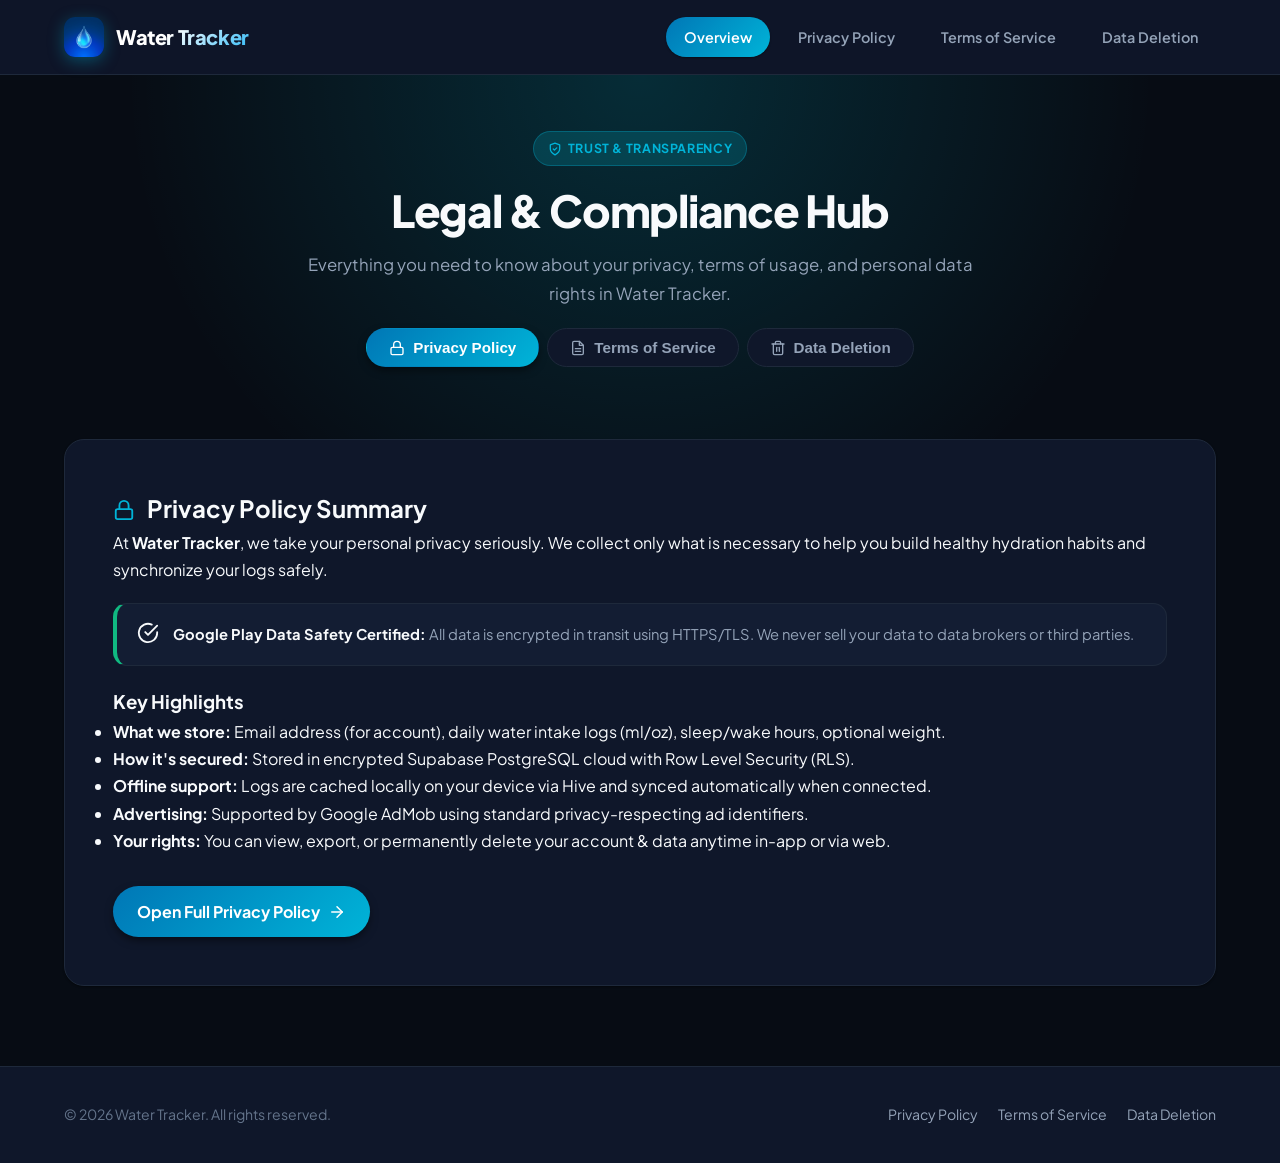
<file: index.html>
<!DOCTYPE html>
<html lang="en" data-theme="dark">
<head>
  <meta charset="UTF-8">
  <meta name="viewport" content="width=device-width, initial-scale=1.0">
  <title>Water Tracker Legal & Compliance Center</title>
  <meta name="description" content="Official Legal, Privacy Policy, Terms of Service, and Data Deletion Center for Water Tracker mobile app.">
  <link rel="icon" type="image/png" href="app_icon.png">
  <link rel="stylesheet" href="styles.css?v=2.5">
</head>
<body>

  <!-- Navigation Header -->
  <header class="site-header">
    <div class="container header-inner">
      <a href="index.html" class="brand">
        <img src="app_icon.png" onerror="this.onerror=null; this.src='assets/app_icon.png';" alt="Water Tracker Logo" class="brand-icon">
        <span class="brand-text">Water Tracker</span>
      </a>

      <nav class="nav-links" aria-label="Main Navigation">
        <a href="index.html" class="nav-link active">Overview</a>
        <a href="privacy.html" class="nav-link">Privacy Policy</a>
        <a href="terms.html" class="nav-link">Terms of Service</a>
        <a href="#deletion" class="nav-link" onclick="switchTab('deletion')">Data Deletion</a>
      </nav>
    </div>
  </header>

  <!-- Hero Banner -->
  <section class="hero-section">
    <div class="container">
      <div class="badge-pill">
        <svg class="badge-icon" viewBox="0 0 24 24" fill="none" stroke="currentColor" stroke-width="2.2" stroke-linecap="round" stroke-linejoin="round">
          <path d="M12 22s8-4 8-10V5l-8-3-8 3v7c0 6 8 10 8 10z"></path>
          <polyline points="9 12 11 14 15 10"></polyline>
        </svg>
        <span>Trust & Transparency</span>
      </div>
      <h1 class="hero-title">Legal & Compliance Hub</h1>
      <p class="hero-subtitle">
        Everything you need to know about your privacy, terms of usage, and personal data rights in Water Tracker.
      </p>
      
      <!-- Interactive Hub Tabs -->
      <div class="tabs-wrapper">
        <button class="tab-btn active" data-tab="privacy" onclick="switchTab('privacy')">
          <svg viewBox="0 0 24 24" fill="none" stroke="currentColor" stroke-width="2" stroke-linecap="round" stroke-linejoin="round">
            <rect x="3" y="11" width="18" height="11" rx="2" ry="2"></rect>
            <path d="M7 11V7a5 5 0 0 1 10 0v4"></path>
          </svg>
          <span>Privacy Policy</span>
        </button>
        <button class="tab-btn" data-tab="terms" onclick="switchTab('terms')">
          <svg viewBox="0 0 24 24" fill="none" stroke="currentColor" stroke-width="2" stroke-linecap="round" stroke-linejoin="round">
            <path d="M14 2H6a2 2 0 0 0-2 2v16a2 2 0 0 0 2 2h12a2 2 0 0 0 2-2V8z"></path>
            <polyline points="14 2 14 8 20 8"></polyline>
            <line x1="16" y1="13" x2="8" y2="13"></line>
            <line x1="16" y1="17" x2="8" y2="17"></line>
          </svg>
          <span>Terms of Service</span>
        </button>
        <button class="tab-btn" data-tab="deletion" onclick="switchTab('deletion')">
          <svg viewBox="0 0 24 24" fill="none" stroke="currentColor" stroke-width="2" stroke-linecap="round" stroke-linejoin="round">
            <polyline points="3 6 5 6 21 6"></polyline>
            <path d="M19 6v14a2 2 0 0 1-2 2H7a2 2 0 0 1-2-2V6m3 0V4a2 2 0 0 1 2-2h4a2 2 0 0 1 2 2v2"></path>
            <line x1="10" y1="11" x2="10" y2="17"></line>
            <line x1="14" y1="11" x2="14" y2="17"></line>
          </svg>
          <span>Data Deletion</span>
        </button>
      </div>
    </div>
  </section>

  <!-- Main Container -->
  <main class="container" style="padding-bottom: 80px;">

    <!-- TAB 1: Privacy Policy Summary & Direct Link -->
    <div id="tab-privacy" class="tab-content active">
      <div class="legal-content">
        <h2>
          <svg viewBox="0 0 24 24" width="22" height="22" fill="none" stroke="currentColor" stroke-width="2" stroke-linecap="round" stroke-linejoin="round" style="vertical-align: -3px; margin-right: 8px; color: var(--primary);">
            <rect x="3" y="11" width="18" height="11" rx="2" ry="2"></rect>
            <path d="M7 11V7a5 5 0 0 1 10 0v4"></path>
          </svg>
          Privacy Policy Summary
        </h2>
        <p>
          At <strong>Water Tracker</strong>, we take your personal privacy seriously. We collect only what is necessary to help you build healthy hydration habits and synchronize your logs safely.
        </p>

        <div class="callout-card success">
          <div class="callout-icon">
            <svg viewBox="0 0 24 24" fill="none" stroke="currentColor" stroke-width="2" stroke-linecap="round" stroke-linejoin="round">
              <path d="M22 11.08V12a10 10 0 1 1-5.93-9.14"></path>
              <polyline points="22 4 12 14.01 9 11.01"></polyline>
            </svg>
          </div>
          <div class="callout-content">
            <strong>Google Play Data Safety Certified:</strong> All data is encrypted in transit using HTTPS/TLS. We never sell your data to data brokers or third parties.
          </div>
        </div>

        <h3>Key Highlights</h3>
        <ul>
          <li><strong>What we store:</strong> Email address (for account), daily water intake logs (ml/oz), sleep/wake hours, optional weight.</li>
          <li><strong>How it's secured:</strong> Stored in encrypted Supabase PostgreSQL cloud with Row Level Security (RLS).</li>
          <li><strong>Offline support:</strong> Logs are cached locally on your device via Hive and synced automatically when connected.</li>
          <li><strong>Advertising:</strong> Supported by Google AdMob using standard privacy-respecting ad identifiers.</li>
          <li><strong>Your rights:</strong> You can view, export, or permanently delete your account & data anytime in-app or via web.</li>
        </ul>

        <div style="margin-top: 32px; display: flex; gap: 16px; flex-wrap: wrap;">
          <a href="privacy.html" class="btn-action">
            Open Full Privacy Policy
            <svg viewBox="0 0 24 24" fill="none" stroke="currentColor" stroke-width="2" stroke-linecap="round" stroke-linejoin="round">
              <line x1="5" y1="12" x2="19" y2="12"></line>
              <polyline points="12 5 19 12 12 19"></polyline>
            </svg>
          </a>
        </div>
      </div>
    </div>

    <!-- TAB 2: Terms of Service Summary & Direct Link -->
    <div id="tab-terms" class="tab-content">
      <div class="legal-content">
        <h2>
          <svg viewBox="0 0 24 24" width="22" height="22" fill="none" stroke="currentColor" stroke-width="2" stroke-linecap="round" stroke-linejoin="round" style="vertical-align: -3px; margin-right: 8px; color: var(--primary);">
            <path d="M14 2H6a2 2 0 0 0-2 2v16a2 2 0 0 0 2 2h12a2 2 0 0 0 2-2V8z"></path>
            <polyline points="14 2 14 8 20 8"></polyline>
            <line x1="16" y1="13" x2="8" y2="13"></line>
            <line x1="16" y1="17" x2="8" y2="17"></line>
          </svg>
          Terms of Service Summary
        </h2>
        <p>
          These Terms govern your use of the Water Tracker mobile application on Android.
        </p>

        <div class="callout-card warning">
          <div class="callout-icon">
            <svg viewBox="0 0 24 24" fill="none" stroke="currentColor" stroke-width="2" stroke-linecap="round" stroke-linejoin="round">
              <path d="M22 12h-4l-3 9L9 3l-3 9H2"></path>
            </svg>
          </div>
          <div class="callout-content">
            <strong>Medical Disclaimer:</strong> Water Tracker is a personal wellness habit tracker, not a medical device. Always consult medical professionals for specific fluid management or clinical needs.
          </div>
        </div>

        <h3>Key Highlights</h3>
        <ul>
          <li><strong>Personal non-commercial use:</strong> You are granted a personal license to track and monitor your hydration.</li>
          <li><strong>Account security:</strong> You are responsible for maintaining your login password credentials.</li>
          <li><strong>Intellectual property:</strong> The UI designs, 3D anatomical models, and algorithms belong to the developer.</li>
          <li><strong>Termination:</strong> You may close your account at any time via Settings &rarr; Delete Account & Data.</li>
        </ul>

        <div style="margin-top: 32px; display: flex; gap: 16px; flex-wrap: wrap;">
          <a href="terms.html" class="btn-action">
            Open Full Terms of Service
            <svg viewBox="0 0 24 24" fill="none" stroke="currentColor" stroke-width="2" stroke-linecap="round" stroke-linejoin="round">
              <line x1="5" y1="12" x2="19" y2="12"></line>
              <polyline points="12 5 19 12 12 19"></polyline>
            </svg>
          </a>
        </div>
      </div>
    </div>

    <!-- TAB 3: Google Play Web-Based Data Deletion Portal -->
    <div id="tab-deletion" class="tab-content">
      <div class="legal-content">
        <h2>
          <svg viewBox="0 0 24 24" width="22" height="22" fill="none" stroke="currentColor" stroke-width="2" stroke-linecap="round" stroke-linejoin="round" style="vertical-align: -3px; margin-right: 8px; color: var(--danger);">
            <polyline points="3 6 5 6 21 6"></polyline>
            <path d="M19 6v14a2 2 0 0 1-2 2H7a2 2 0 0 1-2-2V6m3 0V4a2 2 0 0 1 2-2h4a2 2 0 0 1 2 2v2"></path>
            <line x1="10" y1="11" x2="10" y2="17"></line>
            <line x1="14" y1="11" x2="14" y2="17"></line>
          </svg>
          Account & Data Deletion Portal
        </h2>
        <p>
          In accordance with <strong>Google Play's Account Deletion Policy</strong>, Water Tracker provides two ways for users to permanently delete their account and all associated hydration data:
        </p>

        <div class="step-card-grid">
          <div class="step-card">
            <span class="step-badge">1</span>
            <h4>Method 1: Instant In-App Deletion</h4>
            <p>1. Open the Water Tracker app on your phone.<br>
               2. Navigate to <strong>Settings</strong> tab.<br>
               3. Scroll down to the <strong>ACCOUNT</strong> section.<br>
               4. Tap <strong>Delete Account & Data</strong> and confirm.<br>
               5. Your account, profile, and all water logs are immediately deleted.
            </p>
          </div>

          <div class="step-card">
            <span class="step-badge">2</span>
            <h4>Method 2: Web Deletion Request</h4>
            <p>If you uninstalled the app or lost device access, you can submit a deletion request via email directly below. We verify and permanently remove your records within 7 business days.</p>
          </div>
        </div>

        <div class="callout-card danger">
          <div class="callout-icon">
            <svg viewBox="0 0 24 24" fill="none" stroke="currentColor" stroke-width="2" stroke-linecap="round" stroke-linejoin="round">
              <path d="M10.29 3.86L1.82 18a2 2 0 0 0 1.71 3h16.94a2 2 0 0 0 1.71-3L13.71 3.86a2 2 0 0 0-3.42 0z"></path>
              <line x1="12" y1="9" x2="12" y2="13"></line>
              <line x1="12" y1="17" x2="12.01" y2="17"></line>
            </svg>
          </div>
          <div class="callout-content">
            <strong>What data is deleted?</strong><br>
            - Your authentication record (Email & user ID)<br>
            - Your user profile (Weight, daily goal, sleep/wake hours)<br>
            - All historical water entries, timestamps, and streak logs<br>
            <em>This action is irreversible and cannot be recovered.</em>
          </div>
        </div>

        <h3 style="margin-top: 32px;">Submit Web Deletion Request</h3>
        <p>Click the button below to generate a pre-formatted deletion request email from your registered email account:</p>

        <div style="margin-top: 18px;">
          <a href="mailto:dhtech800@gmail.com?subject=Water%20Tracker%20Account%20and%20Data%20Deletion%20Request&body=Hello%20Water%20Tracker%20Support%20Team%2C%0A%0AI%20am%20requesting%20the%20permanent%20deletion%20of%20my%20Water%20Tracker%20account%20and%20all%20associated%20data%20(intake%20history%20and%20profile).%0A%0AMy%20Registered%20Email%20Address%3A%20%5BInsert%20your%20email%20here%5D%0A%0AThank%20you." class="btn-action">
            <svg viewBox="0 0 24 24" fill="none" stroke="currentColor" stroke-width="2" stroke-linecap="round" stroke-linejoin="round">
              <path d="M4 4h16c1.1 0 2 .9 2 2v12c0 1.1-.9 2-2 2H4c-1.1 0-2-.9-2-2V6c0-1.1.9-2 2-2z"></path>
              <polyline points="22,6 12,13 2,6"></polyline>
            </svg>
            Email Deletion Request (dhtech800@gmail.com)
          </a>
        </div>
      </div>
    </div>

  </main>

  <!-- Site Footer -->
  <footer class="site-footer">
    <div class="container footer-inner">
      <div class="footer-copy">
        &copy; 2026 Water Tracker. All rights reserved.
      </div>
      <div class="footer-links">
        <a href="privacy.html">Privacy Policy</a>
        <a href="terms.html">Terms of Service</a>
        <a href="#deletion" onclick="switchTab('deletion')">Data Deletion</a>
      </div>
    </div>
  </footer>

  <!-- Interactive Tabs Script -->
  <script>
    // Tab Switching
    function switchTab(tabId) {
      document.querySelectorAll('.tab-btn').forEach(btn => {
        btn.classList.toggle('active', btn.getAttribute('data-tab') === tabId);
      });
      document.querySelectorAll('.tab-content').forEach(c => {
        c.classList.remove('active');
      });

      const targetTab = document.getElementById('tab-' + tabId);
      if (targetTab) {
        targetTab.classList.add('active');
      }
    }

    // Auto switch tab if URL has hash (e.g. #deletion)
    if (window.location.hash === '#deletion') {
      switchTab('deletion');
    }
  </script>
</body>
</html>
</file>
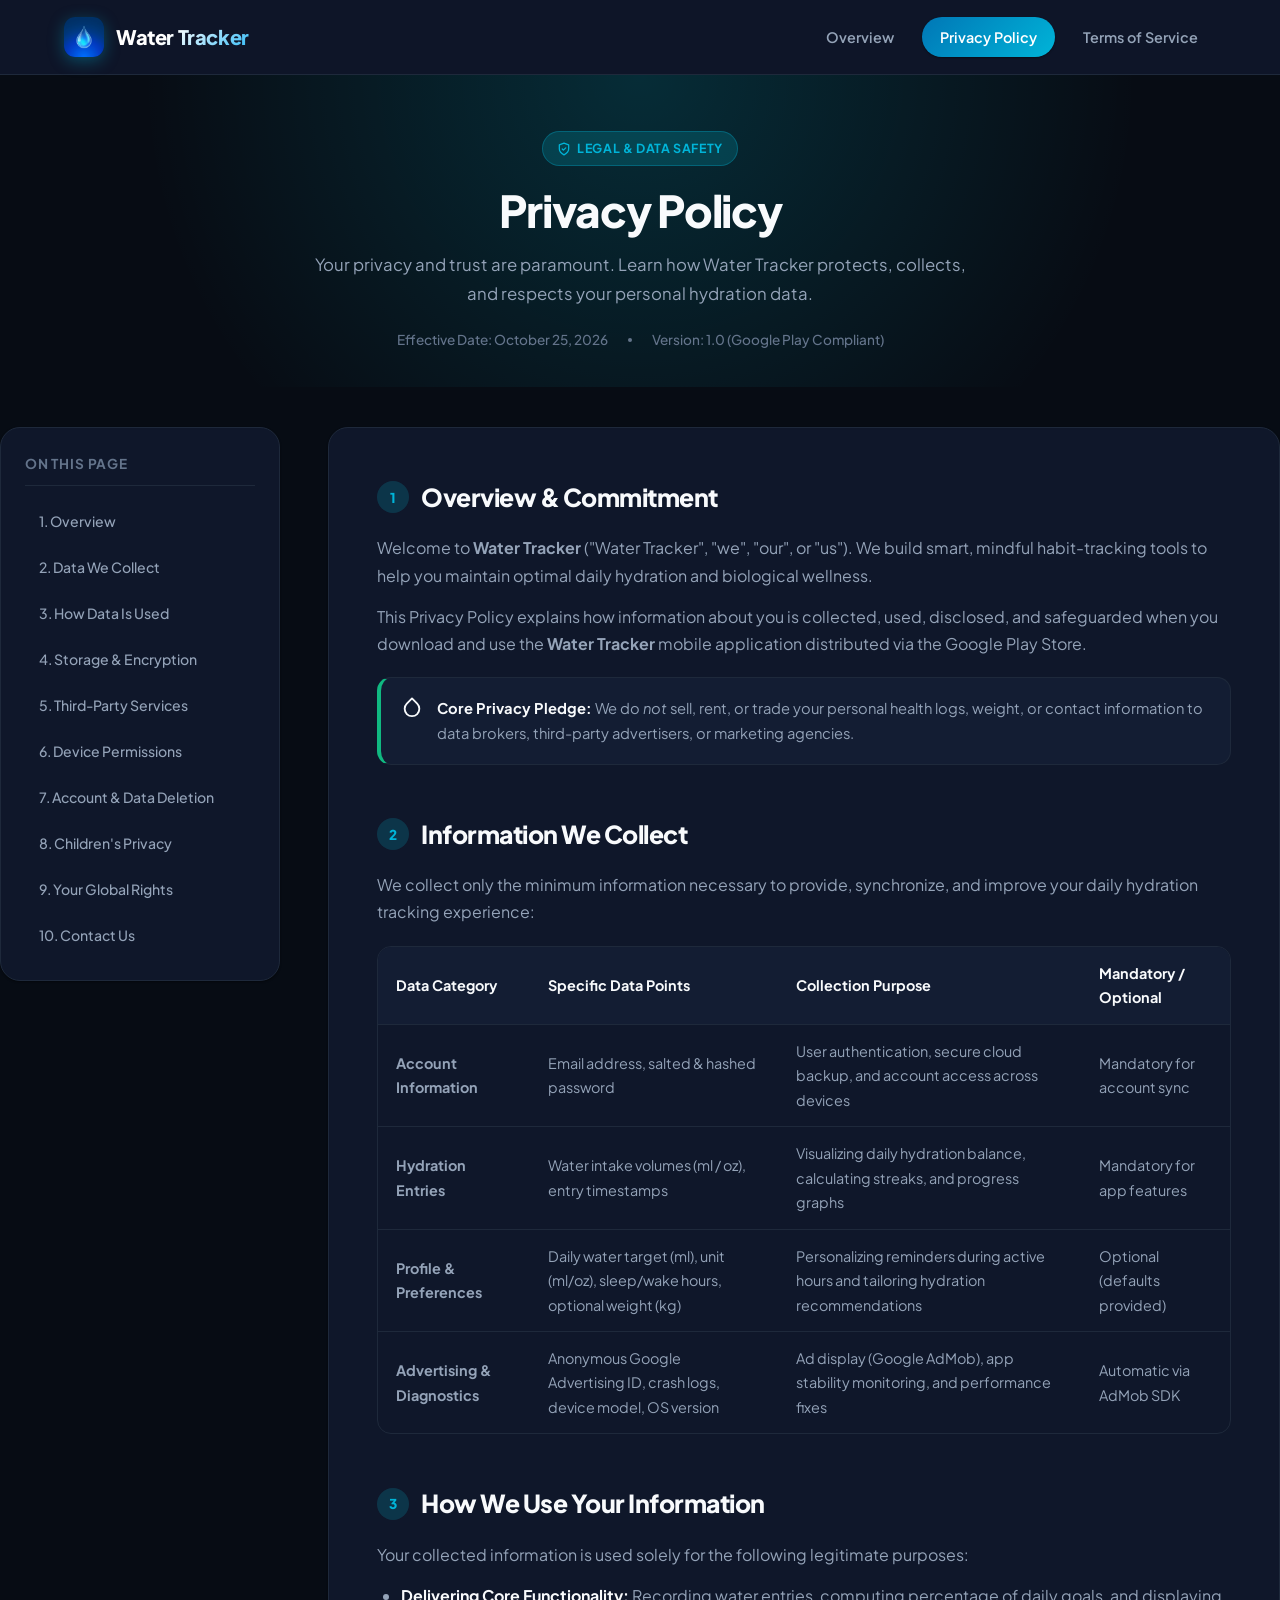
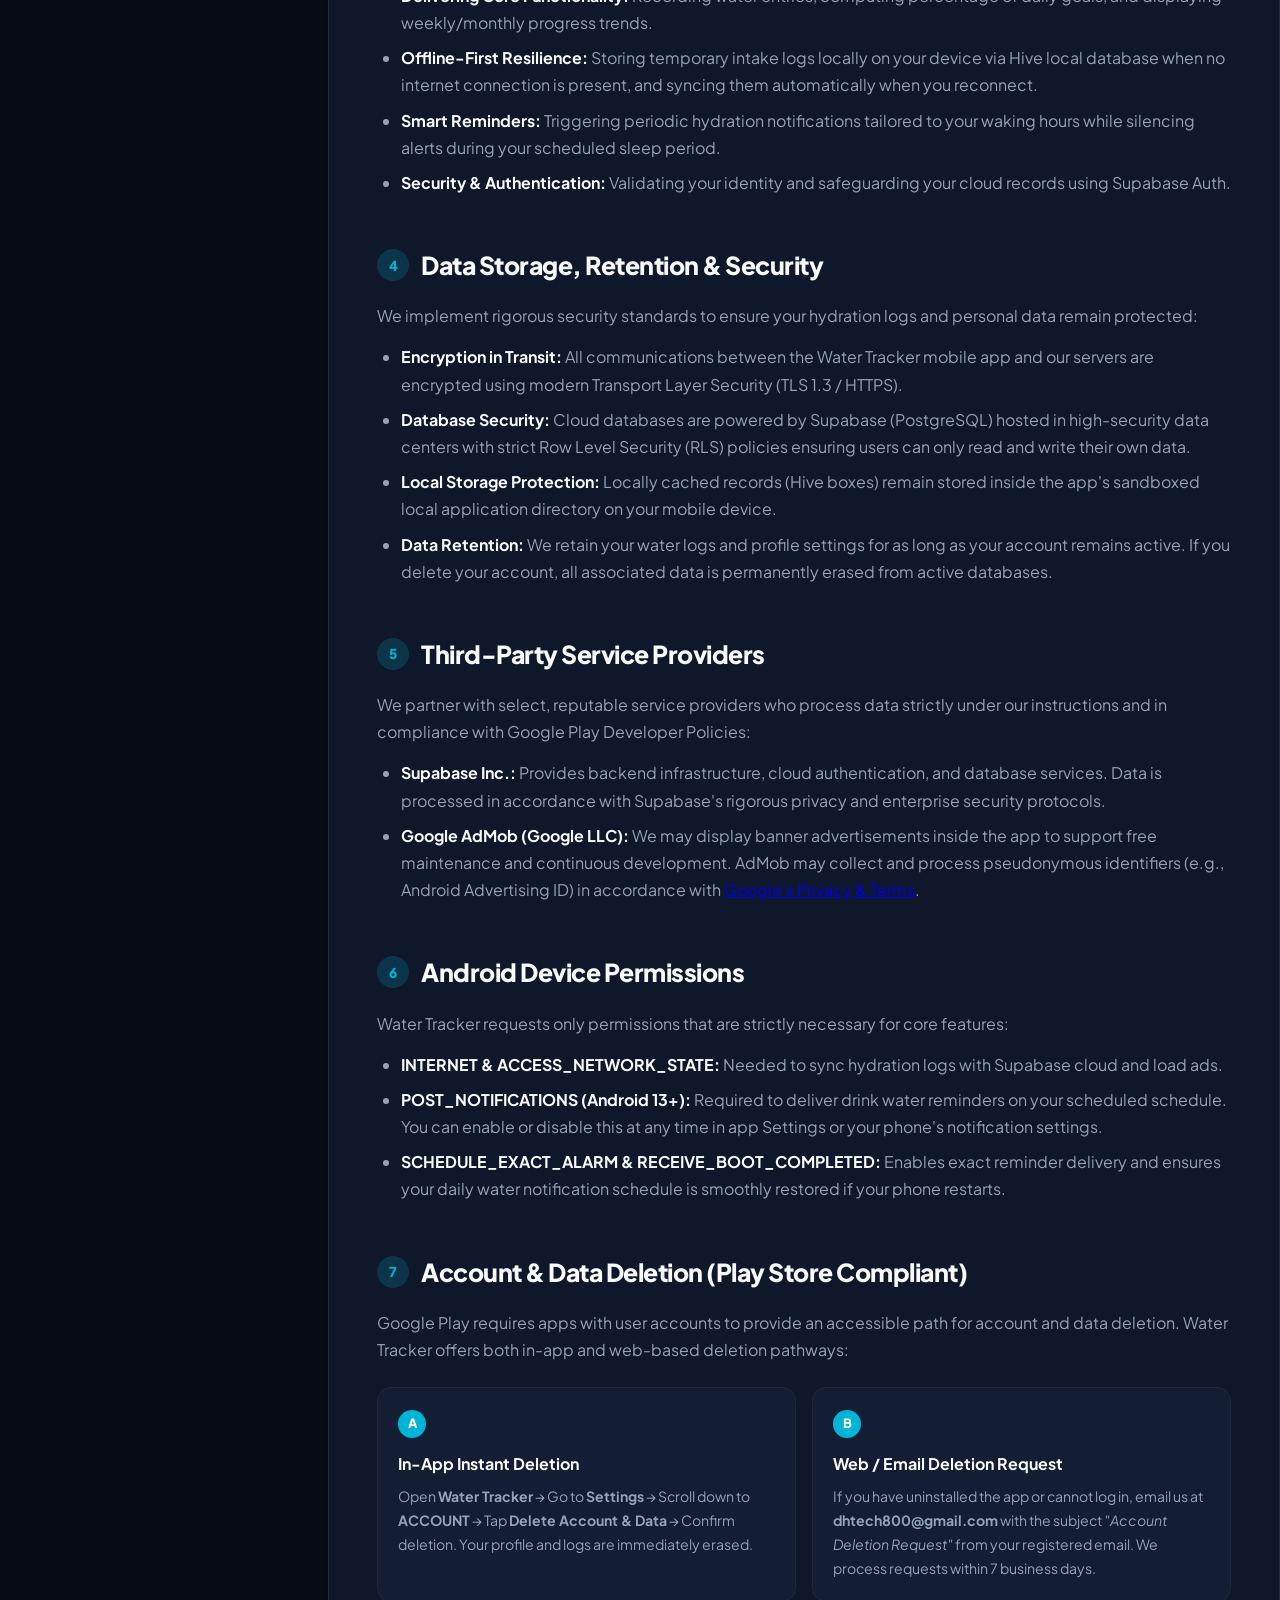
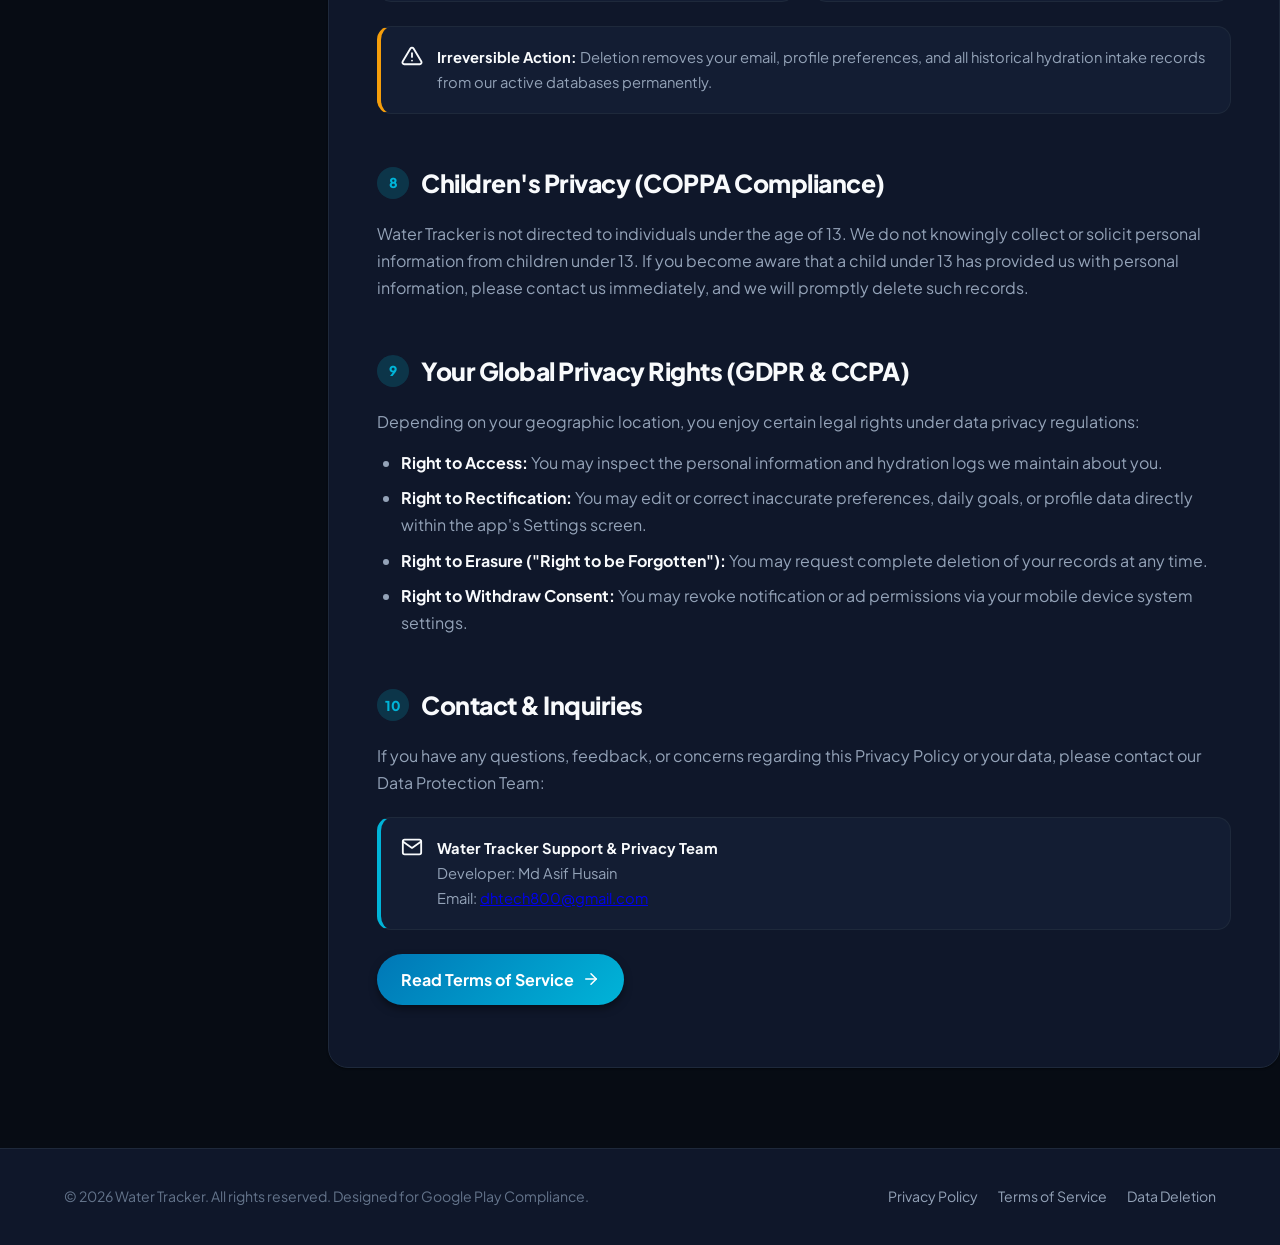
<file: privacy.html>
<!DOCTYPE html>
<html lang="en" data-theme="dark">
<head>
  <meta charset="UTF-8">
  <meta name="viewport" content="width=device-width, initial-scale=1.0">
  <title>Privacy Policy — Water Tracker</title>
  <meta name="description" content="Official Privacy Policy and Data Safety Disclosures for Water Tracker on Google Play.">
  <link rel="icon" type="image/png" href="app_icon.png">
  <link rel="stylesheet" href="styles.css?v=2.5">
</head>
<body>

  <!-- Navigation Header -->
  <header class="site-header">
    <div class="container header-inner">
      <a href="index.html" class="brand">
        <img src="app_icon.png" onerror="this.onerror=null; this.src='assets/app_icon.png';" alt="Water Tracker Logo" class="brand-icon">
        <span class="brand-text">Water Tracker</span>
      </a>

      <nav class="nav-links" aria-label="Main Navigation">
        <a href="index.html" class="nav-link">Overview</a>
        <a href="privacy.html" class="nav-link active">Privacy Policy</a>
        <a href="terms.html" class="nav-link">Terms of Service</a>
      </nav>
    </div>
  </header>

  <!-- Hero Banner -->
  <section class="hero-section">
    <div class="container">
      <div class="badge-pill">
        <svg class="badge-icon" viewBox="0 0 24 24" fill="none" stroke="currentColor" stroke-width="2.2" stroke-linecap="round" stroke-linejoin="round">
          <path d="M12 22s8-4 8-10V5l-8-3-8 3v7c0 6 8 10 8 10z"></path>
          <polyline points="9 12 11 14 15 10"></polyline>
        </svg>
        <span>Legal & Data Safety</span>
      </div>
      <h1 class="hero-title">Privacy Policy</h1>
      <p class="hero-subtitle">
        Your privacy and trust are paramount. Learn how Water Tracker protects, collects, and respects your personal hydration data.
      </p>
      <div class="meta-info">
        <span>Effective Date: October 25, 2026</span>
        <span class="meta-dot"></span>
        <span>Version: 1.0 (Google Play Compliant)</span>
      </div>
    </div>
  </section>

  <!-- Main Content Layout -->
  <main class="container content-layout">
    
    <!-- Table of Contents Sidebar -->
    <aside class="toc-sidebar">
      <div class="toc-title">On This Page</div>
      <ul class="toc-list">
        <li><a href="#overview" class="toc-link active">1. Overview</a></li>
        <li><a href="#data-collected" class="toc-link">2. Data We Collect</a></li>
        <li><a href="#data-use" class="toc-link">3. How Data Is Used</a></li>
        <li><a href="#storage-security" class="toc-link">4. Storage & Encryption</a></li>
        <li><a href="#third-parties" class="toc-link">5. Third-Party Services</a></li>
        <li><a href="#permissions" class="toc-link">6. Device Permissions</a></li>
        <li><a href="#deletion" class="toc-link">7. Account & Data Deletion</a></li>
        <li><a href="#children" class="toc-link">8. Children's Privacy</a></li>
        <li><a href="#user-rights" class="toc-link">9. Your Global Rights</a></li>
        <li><a href="#contact" class="toc-link">10. Contact Us</a></li>
      </ul>
    </aside>

    <!-- Document Content Body -->
    <article class="legal-content">

      <!-- Section 1 -->
      <section id="overview" class="section-block">
        <h2><span class="section-number">1</span> Overview & Commitment</h2>
        <p>
          Welcome to <strong>Water Tracker</strong> ("Water Tracker", "we", "our", or "us"). We build smart, mindful habit-tracking tools to help you maintain optimal daily hydration and biological wellness.
        </p>
        <p>
          This Privacy Policy explains how information about you is collected, used, disclosed, and safeguarded when you download and use the <strong>Water Tracker</strong> mobile application distributed via the Google Play Store.
        </p>
        
        <div class="callout-card success">
          <div class="callout-icon">
            <svg viewBox="0 0 24 24" fill="none" stroke="currentColor" stroke-width="2" stroke-linecap="round" stroke-linejoin="round">
              <path d="M12 2.69l5.66 5.66a8 8 0 1 1-11.31 0z"></path>
            </svg>
          </div>
          <div class="callout-content">
            <strong>Core Privacy Pledge:</strong> We do <em>not</em> sell, rent, or trade your personal health logs, weight, or contact information to data brokers, third-party advertisers, or marketing agencies.
          </div>
        </div>
      </section>

      <!-- Section 2 -->
      <section id="data-collected" class="section-block">
        <h2><span class="section-number">2</span> Information We Collect</h2>
        <p>
          We collect only the minimum information necessary to provide, synchronize, and improve your daily hydration tracking experience:
        </p>

        <div class="data-table-wrapper">
          <table class="data-table">
            <thead>
              <tr>
                <th>Data Category</th>
                <th>Specific Data Points</th>
                <th>Collection Purpose</th>
                <th>Mandatory / Optional</th>
              </tr>
            </thead>
            <tbody>
              <tr>
                <td><strong>Account Information</strong></td>
                <td>Email address, salted & hashed password</td>
                <td>User authentication, secure cloud backup, and account access across devices</td>
                <td>Mandatory for account sync</td>
              </tr>
              <tr>
                <td><strong>Hydration Entries</strong></td>
                <td>Water intake volumes (ml / oz), entry timestamps</td>
                <td>Visualizing daily hydration balance, calculating streaks, and progress graphs</td>
                <td>Mandatory for app features</td>
              </tr>
              <tr>
                <td><strong>Profile & Preferences</strong></td>
                <td>Daily water target (ml), unit (ml/oz), sleep/wake hours, optional weight (kg)</td>
                <td>Personalizing reminders during active hours and tailoring hydration recommendations</td>
                <td>Optional (defaults provided)</td>
              </tr>
              <tr>
                <td><strong>Advertising & Diagnostics</strong></td>
                <td>Anonymous Google Advertising ID, crash logs, device model, OS version</td>
                <td>Ad display (Google AdMob), app stability monitoring, and performance fixes</td>
                <td>Automatic via AdMob SDK</td>
              </tr>
            </tbody>
          </table>
        </div>
      </section>

      <!-- Section 3 -->
      <section id="data-use" class="section-block">
        <h2><span class="section-number">3</span> How We Use Your Information</h2>
        <p>Your collected information is used solely for the following legitimate purposes:</p>
        <ul>
          <li><strong>Delivering Core Functionality:</strong> Recording water entries, computing percentage of daily goals, and displaying weekly/monthly progress trends.</li>
          <li><strong>Offline-First Resilience:</strong> Storing temporary intake logs locally on your device via Hive local database when no internet connection is present, and syncing them automatically when you reconnect.</li>
          <li><strong>Smart Reminders:</strong> Triggering periodic hydration notifications tailored to your waking hours while silencing alerts during your scheduled sleep period.</li>
          <li><strong>Security & Authentication:</strong> Validating your identity and safeguarding your cloud records using Supabase Auth.</li>
        </ul>
      </section>

      <!-- Section 4 -->
      <section id="storage-security" class="section-block">
        <h2><span class="section-number">4</span> Data Storage, Retention & Security</h2>
        <p>
          We implement rigorous security standards to ensure your hydration logs and personal data remain protected:
        </p>
        <ul>
          <li><strong>Encryption in Transit:</strong> All communications between the Water Tracker mobile app and our servers are encrypted using modern Transport Layer Security (TLS 1.3 / HTTPS).</li>
          <li><strong>Database Security:</strong> Cloud databases are powered by Supabase (PostgreSQL) hosted in high-security data centers with strict Row Level Security (RLS) policies ensuring users can only read and write their own data.</li>
          <li><strong>Local Storage Protection:</strong> Locally cached records (Hive boxes) remain stored inside the app's sandboxed local application directory on your mobile device.</li>
          <li><strong>Data Retention:</strong> We retain your water logs and profile settings for as long as your account remains active. If you delete your account, all associated data is permanently erased from active databases.</li>
        </ul>
      </section>

      <!-- Section 5 -->
      <section id="third-parties" class="section-block">
        <h2><span class="section-number">5</span> Third-Party Service Providers</h2>
        <p>
          We partner with select, reputable service providers who process data strictly under our instructions and in compliance with Google Play Developer Policies:
        </p>
        <ul>
          <li>
            <strong>Supabase Inc.:</strong> Provides backend infrastructure, cloud authentication, and database services. Data is processed in accordance with Supabase's rigorous privacy and enterprise security protocols.
          </li>
          <li>
            <strong>Google AdMob (Google LLC):</strong> We may display banner advertisements inside the app to support free maintenance and continuous development. AdMob may collect and process pseudonymous identifiers (e.g., Android Advertising ID) in accordance with <a href="https://policies.google.com/privacy" target="_blank" rel="noopener">Google's Privacy & Terms</a>.
          </li>
        </ul>
      </section>

      <!-- Section 6 -->
      <section id="permissions" class="section-block">
        <h2><span class="section-number">6</span> Android Device Permissions</h2>
        <p>Water Tracker requests only permissions that are strictly necessary for core features:</p>
        <ul>
          <li><strong>INTERNET & ACCESS_NETWORK_STATE:</strong> Needed to sync hydration logs with Supabase cloud and load ads.</li>
          <li><strong>POST_NOTIFICATIONS (Android 13+):</strong> Required to deliver drink water reminders on your scheduled schedule. You can enable or disable this at any time in app Settings or your phone's notification settings.</li>
          <li><strong>SCHEDULE_EXACT_ALARM & RECEIVE_BOOT_COMPLETED:</strong> Enables exact reminder delivery and ensures your daily water notification schedule is smoothly restored if your phone restarts.</li>
        </ul>
      </section>

      <!-- Section 7 -->
      <section id="deletion" class="section-block">
        <h2><span class="section-number">7</span> Account & Data Deletion (Play Store Compliant)</h2>
        <p>
          Google Play requires apps with user accounts to provide an accessible path for account and data deletion. Water Tracker offers both in-app and web-based deletion pathways:
        </p>

        <div class="step-card-grid">
          <div class="step-card">
            <span class="step-badge">A</span>
            <h4>In-App Instant Deletion</h4>
            <p>Open <strong>Water Tracker</strong> &rarr; Go to <strong>Settings</strong> &rarr; Scroll down to <strong>ACCOUNT</strong> &rarr; Tap <strong>Delete Account & Data</strong> &rarr; Confirm deletion. Your profile and logs are immediately erased.</p>
          </div>

          <div class="step-card">
            <span class="step-badge">B</span>
            <h4>Web / Email Deletion Request</h4>
            <p>If you have uninstalled the app or cannot log in, email us at <strong>dhtech800@gmail.com</strong> with the subject <em>"Account Deletion Request"</em> from your registered email. We process requests within 7 business days.</p>
          </div>
        </div>

        <div class="callout-card warning">
          <div class="callout-icon">
            <svg viewBox="0 0 24 24" fill="none" stroke="currentColor" stroke-width="2" stroke-linecap="round" stroke-linejoin="round">
              <path d="M10.29 3.86L1.82 18a2 2 0 0 0 1.71 3h16.94a2 2 0 0 0 1.71-3L13.71 3.86a2 2 0 0 0-3.42 0z"></path>
              <line x1="12" y1="9" x2="12" y2="13"></line>
              <line x1="12" y1="17" x2="12.01" y2="17"></line>
            </svg>
          </div>
          <div class="callout-content">
            <strong>Irreversible Action:</strong> Deletion removes your email, profile preferences, and all historical hydration intake records from our active databases permanently.
          </div>
        </div>
      </section>

      <!-- Section 8 -->
      <section id="children" class="section-block">
        <h2><span class="section-number">8</span> Children's Privacy (COPPA Compliance)</h2>
        <p>
          Water Tracker is not directed to individuals under the age of 13. We do not knowingly collect or solicit personal information from children under 13. If you become aware that a child under 13 has provided us with personal information, please contact us immediately, and we will promptly delete such records.
        </p>
      </section>

      <!-- Section 9 -->
      <section id="user-rights" class="section-block">
        <h2><span class="section-number">9</span> Your Global Privacy Rights (GDPR & CCPA)</h2>
        <p>Depending on your geographic location, you enjoy certain legal rights under data privacy regulations:</p>
        <ul>
          <li><strong>Right to Access:</strong> You may inspect the personal information and hydration logs we maintain about you.</li>
          <li><strong>Right to Rectification:</strong> You may edit or correct inaccurate preferences, daily goals, or profile data directly within the app's Settings screen.</li>
          <li><strong>Right to Erasure ("Right to be Forgotten"):</strong> You may request complete deletion of your records at any time.</li>
          <li><strong>Right to Withdraw Consent:</strong> You may revoke notification or ad permissions via your mobile device system settings.</li>
        </ul>
      </section>

      <!-- Section 10 -->
      <section id="contact" class="section-block">
        <h2><span class="section-number">10</span> Contact & Inquiries</h2>
        <p>
          If you have any questions, feedback, or concerns regarding this Privacy Policy or your data, please contact our Data Protection Team:
        </p>

        <div class="callout-card">
          <div class="callout-icon">
            <svg viewBox="0 0 24 24" fill="none" stroke="currentColor" stroke-width="2" stroke-linecap="round" stroke-linejoin="round">
              <path d="M4 4h16c1.1 0 2 .9 2 2v12c0 1.1-.9 2-2 2H4c-1.1 0-2-.9-2-2V6c0-1.1.9-2 2-2z"></path>
              <polyline points="22,6 12,13 2,6"></polyline>
            </svg>
          </div>
          <div class="callout-content">
            <strong>Water Tracker Support & Privacy Team</strong><br>
            Developer: Md Asif Husain<br>
            Email: <a href="mailto:dhtech800@gmail.com">dhtech800@gmail.com</a>
          </div>
        </div>

        <p style="margin-top: 24px;">
          <a href="terms.html" class="btn-action">
            Read Terms of Service
            <svg viewBox="0 0 24 24" fill="none" stroke="currentColor" stroke-width="2" stroke-linecap="round" stroke-linejoin="round">
              <line x1="5" y1="12" x2="19" y2="12"></line>
              <polyline points="12 5 19 12 12 19"></polyline>
            </svg>
          </a>
        </p>
      </section>

    </article>
  </main>

  <!-- Site Footer -->
  <footer class="site-footer">
    <div class="container footer-inner">
      <div class="footer-copy">
        &copy; 2026 Water Tracker. All rights reserved. Designed for Google Play Compliance.
      </div>
      <div class="footer-links">
        <a href="privacy.html">Privacy Policy</a>
        <a href="terms.html">Terms of Service</a>
        <a href="index.html#deletion">Data Deletion</a>
      </div>
    </div>
  </footer>

  <!-- Active Sidebar ScrollSpy Script -->
  <script>
    // Active Sidebar ScrollSpy
    const sections = document.querySelectorAll('.section-block');
    const tocLinks = document.querySelectorAll('.toc-link');

    window.addEventListener('scroll', () => {
      let currentSectionId = '';
      sections.forEach(sec => {
        const top = sec.offsetTop - 140;
        if (window.scrollY >= top) {
          currentSectionId = sec.getAttribute('id');
        }
      });

      tocLinks.forEach(link => {
        link.classList.remove('active');
        if (link.getAttribute('href') === '#' + currentSectionId) {
          link.classList.add('active');
        }
      });
    });
  </script>
</body>
</html>
</file>
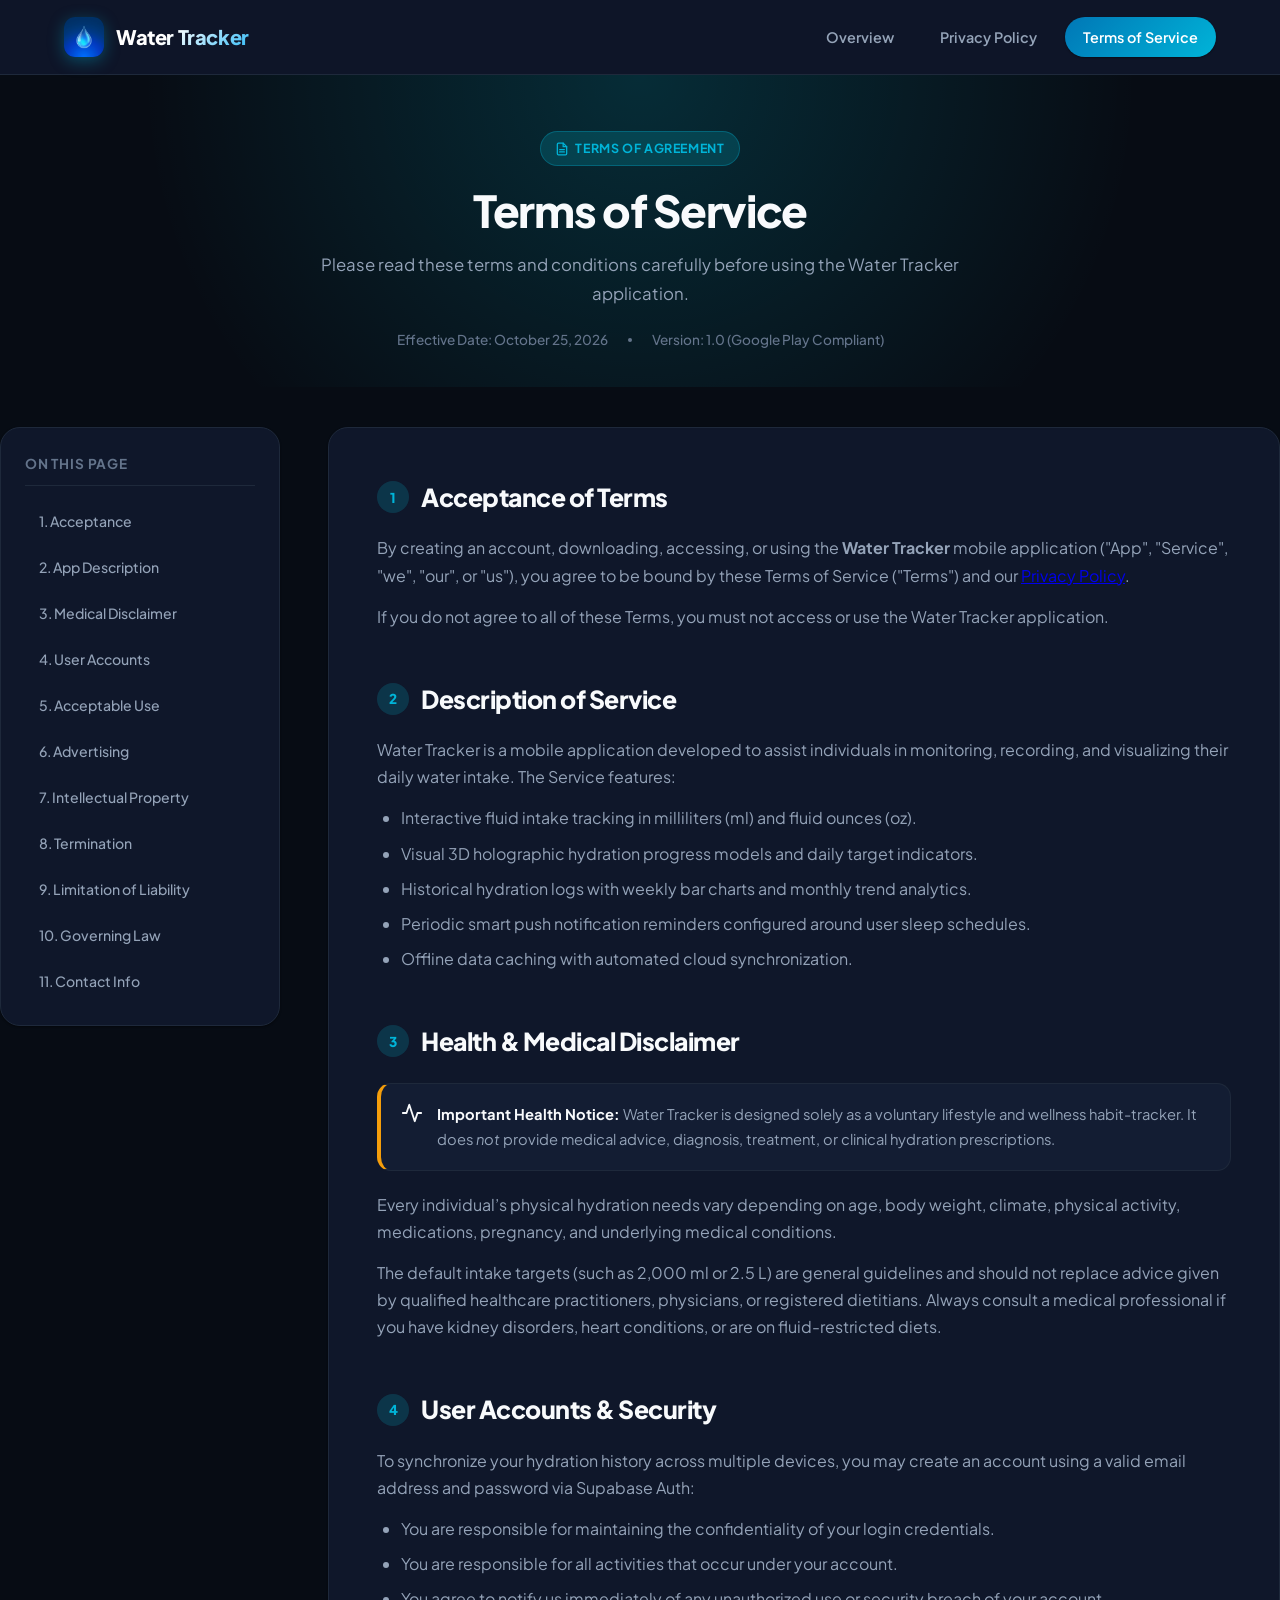
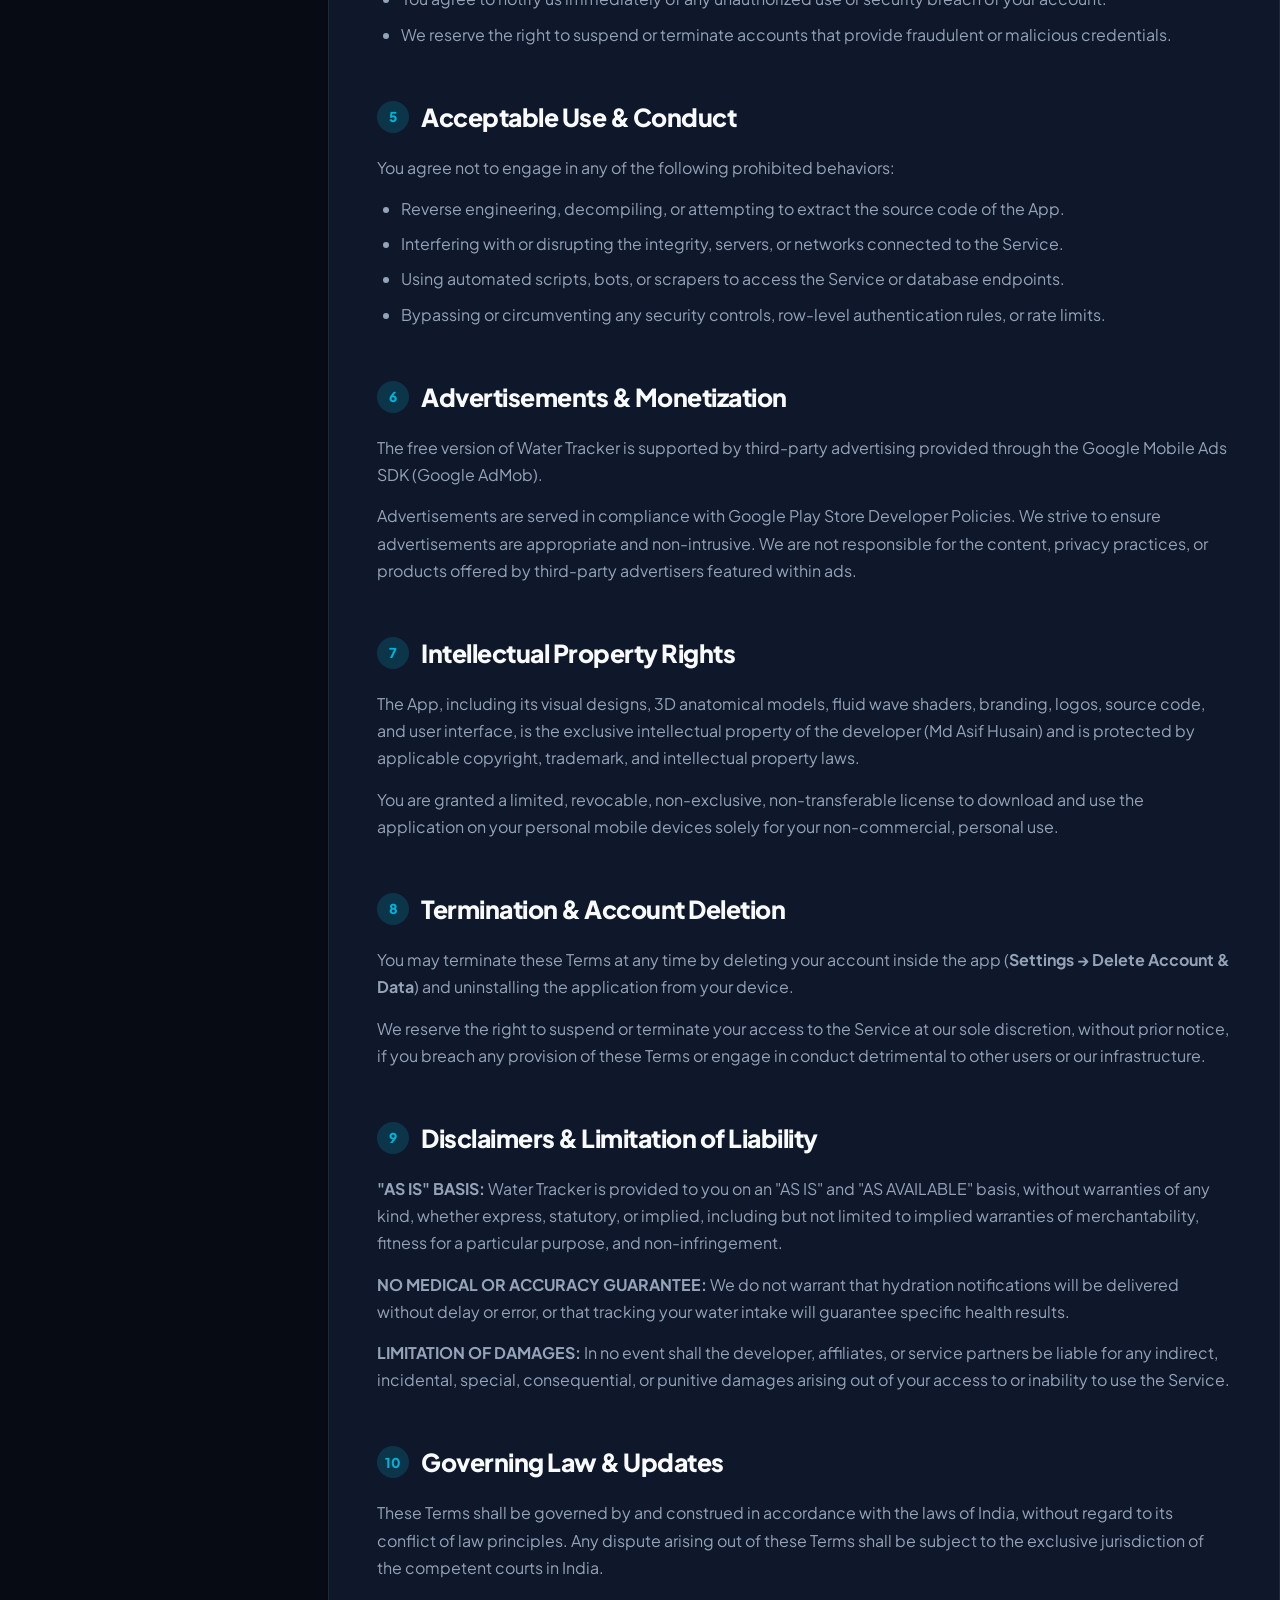
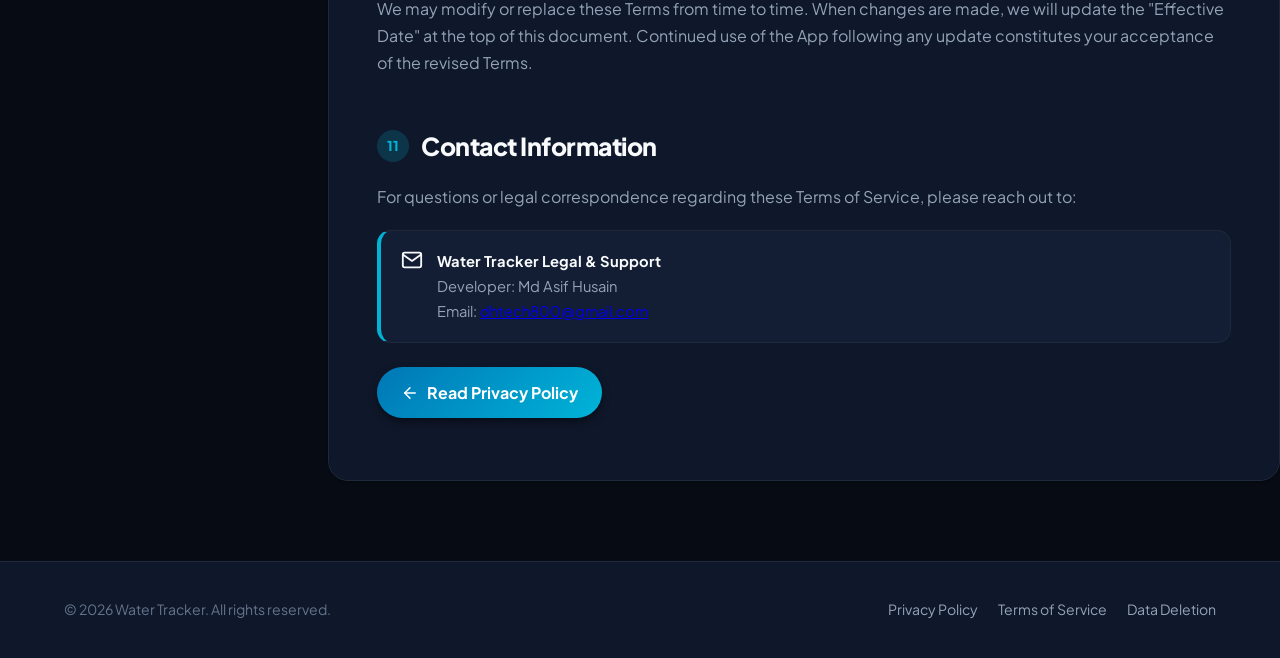
<file: terms.html>
<!DOCTYPE html>
<html lang="en" data-theme="dark">
<head>
  <meta charset="UTF-8">
  <meta name="viewport" content="width=device-width, initial-scale=1.0">
  <title>Terms of Service — Water Tracker</title>
  <meta name="description" content="Terms of Service and End User Agreement for Water Tracker mobile application.">
  <link rel="icon" type="image/png" href="app_icon.png">
  <link rel="stylesheet" href="styles.css?v=2.5">
</head>
<body>

  <!-- Navigation Header -->
  <header class="site-header">
    <div class="container header-inner">
      <a href="index.html" class="brand">
        <img src="app_icon.png" onerror="this.onerror=null; this.src='assets/app_icon.png';" alt="Water Tracker Logo" class="brand-icon">
        <span class="brand-text">Water Tracker</span>
      </a>

      <nav class="nav-links" aria-label="Main Navigation">
        <a href="index.html" class="nav-link">Overview</a>
        <a href="privacy.html" class="nav-link">Privacy Policy</a>
        <a href="terms.html" class="nav-link active">Terms of Service</a>
      </nav>
    </div>
  </header>

  <!-- Hero Banner -->
  <section class="hero-section">
    <div class="container">
      <div class="badge-pill">
        <svg class="badge-icon" viewBox="0 0 24 24" fill="none" stroke="currentColor" stroke-width="2.2" stroke-linecap="round" stroke-linejoin="round">
          <path d="M14 2H6a2 2 0 0 0-2 2v16a2 2 0 0 0 2 2h12a2 2 0 0 0 2-2V8z"></path>
          <polyline points="14 2 14 8 20 8"></polyline>
          <line x1="16" y1="13" x2="8" y2="13"></line>
          <line x1="16" y1="17" x2="8" y2="17"></line>
        </svg>
        <span>Terms of Agreement</span>
      </div>
      <h1 class="hero-title">Terms of Service</h1>
      <p class="hero-subtitle">
        Please read these terms and conditions carefully before using the Water Tracker application.
      </p>
      <div class="meta-info">
        <span>Effective Date: October 25, 2026</span>
        <span class="meta-dot"></span>
        <span>Version: 1.0 (Google Play Compliant)</span>
      </div>
    </div>
  </section>

  <!-- Main Content Layout -->
  <main class="container content-layout">
    
    <!-- Table of Contents Sidebar -->
    <aside class="toc-sidebar">
      <div class="toc-title">On This Page</div>
      <ul class="toc-list">
        <li><a href="#acceptance" class="toc-link active">1. Acceptance</a></li>
        <li><a href="#services" class="toc-link">2. App Description</a></li>
        <li><a href="#medical-disclaimer" class="toc-link">3. Medical Disclaimer</a></li>
        <li><a href="#account" class="toc-link">4. User Accounts</a></li>
        <li><a href="#acceptable-use" class="toc-link">5. Acceptable Use</a></li>
        <li><a href="#ads" class="toc-link">6. Advertising</a></li>
        <li><a href="#ip" class="toc-link">7. Intellectual Property</a></li>
        <li><a href="#termination" class="toc-link">8. Termination</a></li>
        <li><a href="#liability" class="toc-link">9. Limitation of Liability</a></li>
        <li><a href="#governing" class="toc-link">10. Governing Law</a></li>
        <li><a href="#contact" class="toc-link">11. Contact Info</a></li>
      </ul>
    </aside>

    <!-- Document Content Body -->
    <article class="legal-content">

      <!-- Section 1 -->
      <section id="acceptance" class="section-block">
        <h2><span class="section-number">1</span> Acceptance of Terms</h2>
        <p>
          By creating an account, downloading, accessing, or using the <strong>Water Tracker</strong> mobile application ("App", "Service", "we", "our", or "us"), you agree to be bound by these Terms of Service ("Terms") and our <a href="privacy.html">Privacy Policy</a>.
        </p>
        <p>
          If you do not agree to all of these Terms, you must not access or use the Water Tracker application.
        </p>
      </section>

      <!-- Section 2 -->
      <section id="services" class="section-block">
        <h2><span class="section-number">2</span> Description of Service</h2>
        <p>
          Water Tracker is a mobile application developed to assist individuals in monitoring, recording, and visualizing their daily water intake. The Service features:
        </p>
        <ul>
          <li>Interactive fluid intake tracking in milliliters (ml) and fluid ounces (oz).</li>
          <li>Visual 3D holographic hydration progress models and daily target indicators.</li>
          <li>Historical hydration logs with weekly bar charts and monthly trend analytics.</li>
          <li>Periodic smart push notification reminders configured around user sleep schedules.</li>
          <li>Offline data caching with automated cloud synchronization.</li>
        </ul>
      </section>

      <!-- Section 3 -->
      <section id="medical-disclaimer" class="section-block">
        <h2><span class="section-number">3</span> Health & Medical Disclaimer</h2>
        
        <div class="callout-card warning">
          <div class="callout-icon">
            <svg viewBox="0 0 24 24" fill="none" stroke="currentColor" stroke-width="2" stroke-linecap="round" stroke-linejoin="round">
              <path d="M22 12h-4l-3 9L9 3l-3 9H2"></path>
            </svg>
          </div>
          <div class="callout-content">
            <strong>Important Health Notice:</strong> Water Tracker is designed solely as a voluntary lifestyle and wellness habit-tracker. It does <em>not</em> provide medical advice, diagnosis, treatment, or clinical hydration prescriptions.
          </div>
        </div>

        <p>
          Every individual’s physical hydration needs vary depending on age, body weight, climate, physical activity, medications, pregnancy, and underlying medical conditions.
        </p>
        <p>
          The default intake targets (such as 2,000 ml or 2.5 L) are general guidelines and should not replace advice given by qualified healthcare practitioners, physicians, or registered dietitians. Always consult a medical professional if you have kidney disorders, heart conditions, or are on fluid-restricted diets.
        </p>
      </section>

      <!-- Section 4 -->
      <section id="account" class="section-block">
        <h2><span class="section-number">4</span> User Accounts & Security</h2>
        <p>
          To synchronize your hydration history across multiple devices, you may create an account using a valid email address and password via Supabase Auth:
        </p>
        <ul>
          <li>You are responsible for maintaining the confidentiality of your login credentials.</li>
          <li>You are responsible for all activities that occur under your account.</li>
          <li>You agree to notify us immediately of any unauthorized use or security breach of your account.</li>
          <li>We reserve the right to suspend or terminate accounts that provide fraudulent or malicious credentials.</li>
        </ul>
      </section>

      <!-- Section 5 -->
      <section id="acceptable-use" class="section-block">
        <h2><span class="section-number">5</span> Acceptable Use & Conduct</h2>
        <p>You agree not to engage in any of the following prohibited behaviors:</p>
        <ul>
          <li>Reverse engineering, decompiling, or attempting to extract the source code of the App.</li>
          <li>Interfering with or disrupting the integrity, servers, or networks connected to the Service.</li>
          <li>Using automated scripts, bots, or scrapers to access the Service or database endpoints.</li>
          <li>Bypassing or circumventing any security controls, row-level authentication rules, or rate limits.</li>
        </ul>
      </section>

      <!-- Section 6 -->
      <section id="ads" class="section-block">
        <h2><span class="section-number">6</span> Advertisements & Monetization</h2>
        <p>
          The free version of Water Tracker is supported by third-party advertising provided through the Google Mobile Ads SDK (Google AdMob). 
        </p>
        <p>
          Advertisements are served in compliance with Google Play Store Developer Policies. We strive to ensure advertisements are appropriate and non-intrusive. We are not responsible for the content, privacy practices, or products offered by third-party advertisers featured within ads.
        </p>
      </section>

      <!-- Section 7 -->
      <section id="ip" class="section-block">
        <h2><span class="section-number">7</span> Intellectual Property Rights</h2>
        <p>
          The App, including its visual designs, 3D anatomical models, fluid wave shaders, branding, logos, source code, and user interface, is the exclusive intellectual property of the developer (Md Asif Husain) and is protected by applicable copyright, trademark, and intellectual property laws.
        </p>
        <p>
          You are granted a limited, revocable, non-exclusive, non-transferable license to download and use the application on your personal mobile devices solely for your non-commercial, personal use.
        </p>
      </section>

      <!-- Section 8 -->
      <section id="termination" class="section-block">
        <h2><span class="section-number">8</span> Termination & Account Deletion</h2>
        <p>
          You may terminate these Terms at any time by deleting your account inside the app (<strong>Settings &rarr; Delete Account & Data</strong>) and uninstalling the application from your device.
        </p>
        <p>
          We reserve the right to suspend or terminate your access to the Service at our sole discretion, without prior notice, if you breach any provision of these Terms or engage in conduct detrimental to other users or our infrastructure.
        </p>
      </section>

      <!-- Section 9 -->
      <section id="liability" class="section-block">
        <h2><span class="section-number">9</span> Disclaimers & Limitation of Liability</h2>
        <p>
          <strong>"AS IS" BASIS:</strong> Water Tracker is provided to you on an "AS IS" and "AS AVAILABLE" basis, without warranties of any kind, whether express, statutory, or implied, including but not limited to implied warranties of merchantability, fitness for a particular purpose, and non-infringement.
        </p>
        <p>
          <strong>NO MEDICAL OR ACCURACY GUARANTEE:</strong> We do not warrant that hydration notifications will be delivered without delay or error, or that tracking your water intake will guarantee specific health results.
        </p>
        <p>
          <strong>LIMITATION OF DAMAGES:</strong> In no event shall the developer, affiliates, or service partners be liable for any indirect, incidental, special, consequential, or punitive damages arising out of your access to or inability to use the Service.
        </p>
      </section>

      <!-- Section 10 -->
      <section id="governing" class="section-block">
        <h2><span class="section-number">10</span> Governing Law & Updates</h2>
        <p>
          These Terms shall be governed by and construed in accordance with the laws of India, without regard to its conflict of law principles. Any dispute arising out of these Terms shall be subject to the exclusive jurisdiction of the competent courts in India.
        </p>
        <p>
          We may modify or replace these Terms from time to time. When changes are made, we will update the "Effective Date" at the top of this document. Continued use of the App following any update constitutes your acceptance of the revised Terms.
        </p>
      </section>

      <!-- Section 11 -->
      <section id="contact" class="section-block">
        <h2><span class="section-number">11</span> Contact Information</h2>
        <p>For questions or legal correspondence regarding these Terms of Service, please reach out to:</p>

        <div class="callout-card">
          <div class="callout-icon">
            <svg viewBox="0 0 24 24" fill="none" stroke="currentColor" stroke-width="2" stroke-linecap="round" stroke-linejoin="round">
              <path d="M4 4h16c1.1 0 2 .9 2 2v12c0 1.1-.9 2-2 2H4c-1.1 0-2-.9-2-2V6c0-1.1.9-2 2-2z"></path>
              <polyline points="22,6 12,13 2,6"></polyline>
            </svg>
          </div>
          <div class="callout-content">
            <strong>Water Tracker Legal & Support</strong><br>
            Developer: Md Asif Husain<br>
            Email: <a href="mailto:dhtech800@gmail.com">dhtech800@gmail.com</a>
          </div>
        </div>

        <p style="margin-top: 24px;">
          <a href="privacy.html" class="btn-action">
            <svg viewBox="0 0 24 24" fill="none" stroke="currentColor" stroke-width="2" stroke-linecap="round" stroke-linejoin="round">
              <line x1="19" y1="12" x2="5" y2="12"></line>
              <polyline points="12 19 5 12 12 5"></polyline>
            </svg>
            Read Privacy Policy
          </a>
        </p>
      </section>

    </article>
  </main>

  <!-- Site Footer -->
  <footer class="site-footer">
    <div class="container footer-inner">
      <div class="footer-copy">
        &copy; 2026 Water Tracker. All rights reserved.
      </div>
      <div class="footer-links">
        <a href="privacy.html">Privacy Policy</a>
        <a href="terms.html">Terms of Service</a>
        <a href="index.html#deletion">Data Deletion</a>
      </div>
    </div>
  </footer>

  <!-- Active Sidebar ScrollSpy Script -->
  <script>
    // Active Sidebar ScrollSpy
    const sections = document.querySelectorAll('.section-block');
    const tocLinks = document.querySelectorAll('.toc-link');

    window.addEventListener('scroll', () => {
      let currentSectionId = '';
      sections.forEach(sec => {
        const top = sec.offsetTop - 140;
        if (window.scrollY >= top) {
          currentSectionId = sec.getAttribute('id');
        }
      });

      tocLinks.forEach(link => {
        link.classList.remove('active');
        if (link.getAttribute('href') === '#' + currentSectionId) {
          link.classList.add('active');
        }
      });
    });
  </script>
</body>
</html>
</file>
<file: styles.css>
/* ========================================================
   HydroTrack Legal Center — Modern Design System (CSS)
   Responsive, Accessible, Dual-Theme (Dark/Light)
   ======================================================== */

@import url('https://fonts.googleapis.com/css2?family=Plus+Jakarta+Sans:wght@300;400;500;600;700;800&family=JetBrains+Mono:wght@400;500&display=swap');

:root {
  --font-main: 'Plus Jakarta Sans', -apple-system, BlinkMacSystemFont, 'Segoe UI', Roboto, sans-serif;
  --font-mono: 'JetBrains Mono', monospace;

  /* Permanent Dark Theme Color Tokens */
  --bg-body: #070c14;
  --bg-surface: #0f172a;
  --bg-surface-alt: #131d33;
  --bg-surface-elevated: #1e293b;
  --border-color: #1e293b;
  --border-light: #283548;

  --text-primary: #f8fafc;
  --text-secondary: #94a3b8;
  --text-muted: #64748b;

  --primary: #00b4d8;
  --primary-light: #38bdf8;
  --primary-glow: rgba(0, 229, 255, 0.15);
  --accent: #00e5ff;
  --success: #10b981;
  --warning: #f59e0b;
  --danger: #ef4444;

  --shadow-sm: 0 1px 2px 0 rgba(0, 0, 0, 0.4);
  --shadow-md: 0 4px 8px -1px rgba(0, 0, 0, 0.5);
  --shadow-lg: 0 14px 28px -4px rgba(0, 0, 0, 0.6);
  --shadow-glow: 0 0 25px rgba(0, 229, 255, 0.2);

  --radius-sm: 8px;
  --radius-md: 14px;
  --radius-lg: 20px;
  --radius-full: 9999px;

  --transition: all 0.25s cubic-bezier(0.4, 0, 0.2, 1);
}

/* Base Reset */
*, *::before, *::after {
  box-sizing: border-box;
  margin: 0;
  padding: 0;
}

html {
  scroll-behavior: smooth;
  font-size: 16px;
  overflow-x: hidden;
  width: 100%;
}

body {
  font-family: var(--font-main);
  background-color: var(--bg-body);
  color: var(--text-primary);
  line-height: 1.7;
  -webkit-font-smoothing: antialiased;
  transition: background-color 0.3s ease, color 0.3s ease;
  min-height: 100vh;
  display: flex;
  flex-direction: column;
  overflow-x: hidden;
  width: 100%;
}

/* Container */
.container {
  width: 100%;
  max-width: 1200px;
  margin: 0 auto;
  padding: 0 24px;
}

/* Header & Navigation */
.site-header {
  position: sticky;
  top: 0;
  z-index: 100;
  background-color: rgba(15, 23, 42, 0.94);
  backdrop-filter: blur(16px);
  -webkit-backdrop-filter: blur(16px);
  border-bottom: 1px solid var(--border-color);
  transition: var(--transition);
  width: 100%;
}

.header-inner {
  display: flex;
  align-items: center;
  justify-content: space-between;
  height: 74px;
}

.brand {
  display: inline-flex;
  align-items: center;
  gap: 12px;
  text-decoration: none;
  color: var(--text-primary);
  flex-shrink: 0;
  line-height: 1;
}

.brand-icon {
  width: 40px;
  height: 40px;
  border-radius: 11px;
  object-fit: contain;
  display: block;
  flex-shrink: 0;
  box-shadow: 0 4px 16px rgba(0, 180, 216, 0.35);
}

.brand-text {
  font-size: 1.25rem;
  font-weight: 800;
  letter-spacing: -0.02em;
  line-height: 1;
  display: inline-flex;
  align-items: center;
  margin: 0;
  padding: 0;
  background: linear-gradient(135deg, #ffffff 40%, var(--primary-light) 100%);
  -webkit-background-clip: text;
  background-clip: text;
  -webkit-text-fill-color: transparent;
}

.nav-links {
  display: flex;
  align-items: center;
  gap: 10px;
  margin-left: auto;
}

.nav-link {
  padding: 8px 18px;
  font-size: 0.9rem;
  font-weight: 600;
  color: var(--text-secondary);
  text-decoration: none;
  border-radius: var(--radius-full);
  transition: var(--transition);
}

.nav-link:hover {
  color: var(--primary-light);
  background-color: var(--primary-glow);
}

.nav-link.active {
  color: #ffffff;
  background: linear-gradient(135deg, #0077b6, #00b4d8);
  box-shadow: var(--shadow-sm);
}

/* Icon utilities for badges, callouts, and buttons */
.badge-icon {
  width: 14px;
  height: 14px;
  flex-shrink: 0;
}

.callout-icon svg {
  width: 22px;
  height: 22px;
  display: block;
}

.tab-btn svg {
  width: 16px;
  height: 16px;
  flex-shrink: 0;
}

.btn-action svg {
  width: 18px;
  height: 18px;
  flex-shrink: 0;
}

.icon-label {
  display: inline-flex;
  align-items: center;
  gap: 6px;
}

/* Hero Section */
.hero-section {
  padding: 56px 0 36px 0;
  text-align: center;
  background: radial-gradient(circle at 50% 0%, var(--primary-glow), transparent 70%);
}

.badge-pill {
  display: inline-flex;
  align-items: center;
  gap: 6px;
  padding: 6px 14px;
  background-color: var(--primary-glow);
  color: var(--primary);
  border: 1px solid rgba(0, 180, 216, 0.3);
  border-radius: var(--radius-full);
  font-size: 0.78rem;
  font-weight: 700;
  letter-spacing: 0.05em;
  text-transform: uppercase;
  margin-bottom: 18px;
}

.hero-title {
  font-size: 2.75rem;
  font-weight: 800;
  letter-spacing: -0.03em;
  line-height: 1.2;
  margin-bottom: 14px;
}

.hero-subtitle {
  font-size: 1.05rem;
  color: var(--text-secondary);
  max-width: 680px;
  margin: 0 auto 20px auto;
}

.meta-info {
  display: flex;
  align-items: center;
  justify-content: center;
  gap: 20px;
  font-size: 0.85rem;
  color: var(--text-muted);
  font-weight: 500;
}

.meta-dot {
  width: 4px;
  height: 4px;
  border-radius: 50%;
  background-color: var(--text-muted);
}

/* Layout: Sidebar + Main Content */
.content-layout {
  display: grid;
  grid-template-columns: 280px minmax(0, 1fr);
  gap: 48px;
  padding: 40px 0 80px 0;
  align-items: start;
  width: 100%;
  max-width: 100%;
  box-sizing: border-box;
}

/* Sticky Sidebar Table of Contents */
.toc-sidebar {
  position: sticky;
  top: 98px;
  background-color: var(--bg-surface);
  border: 1px solid var(--border-color);
  border-radius: var(--radius-lg);
  padding: 24px;
  box-shadow: var(--shadow-sm);
  max-height: calc(100vh - 120px);
  overflow-y: auto;
}

.toc-title {
  font-size: 0.85rem;
  font-weight: 700;
  text-transform: uppercase;
  letter-spacing: 0.06em;
  color: var(--text-muted);
  margin-bottom: 16px;
  padding-bottom: 10px;
  border-bottom: 1px solid var(--border-color);
}

.toc-list {
  list-style: none;
  display: flex;
  flex-direction: column;
  gap: 6px;
}

.toc-link {
  display: block;
  font-size: 0.88rem;
  font-weight: 500;
  color: var(--text-secondary);
  text-decoration: none;
  padding: 8px 12px;
  border-radius: var(--radius-sm);
  transition: var(--transition);
  border-left: 2px solid transparent;
}

.toc-link:hover, .toc-link.active {
  color: var(--primary);
  background-color: var(--primary-glow);
  border-left-color: var(--primary);
  font-weight: 600;
}

/* Main Legal Body */
.legal-content {
  background-color: var(--bg-surface);
  border: 1px solid var(--border-color);
  border-radius: var(--radius-lg);
  padding: 48px;
  box-shadow: var(--shadow-sm);
  width: 100%;
  max-width: 100%;
  min-width: 0;
  box-sizing: border-box;
  overflow-wrap: break-word;
  word-wrap: break-word;
}

.section-block {
  margin-bottom: 48px;
  scroll-margin-top: 110px;
}

.section-block:last-child {
  margin-bottom: 0;
}

.section-block h2 {
  font-size: 1.55rem;
  font-weight: 800;
  letter-spacing: -0.02em;
  color: var(--text-primary);
  margin-bottom: 16px;
  display: flex;
  align-items: center;
  gap: 12px;
}

.section-number {
  display: inline-flex;
  align-items: center;
  justify-content: center;
  width: 32px;
  height: 32px;
  background-color: var(--primary-glow);
  color: var(--primary);
  border-radius: 50%;
  font-size: 0.85rem;
  font-weight: 800;
}

.section-block h3 {
  font-size: 1.15rem;
  font-weight: 700;
  color: var(--text-primary);
  margin: 22px 0 10px 0;
}

.section-block p {
  color: var(--text-secondary);
  margin-bottom: 14px;
}

.section-block ul, .section-block ol {
  color: var(--text-secondary);
  margin-left: 24px;
  margin-bottom: 16px;
  display: flex;
  flex-direction: column;
  gap: 8px;
}

.section-block li strong {
  color: var(--text-primary);
}

/* Callout Card */
.callout-card {
  background: var(--bg-surface-alt);
  border: 1px solid var(--border-color);
  border-left: 4px solid var(--primary);
  border-radius: var(--radius-md);
  padding: 18px 20px;
  margin: 20px 0;
  display: flex;
  gap: 14px;
  width: 100%;
  max-width: 100%;
  box-sizing: border-box;
}

.callout-card.warning {
  border-left-color: var(--warning);
}

.callout-card.danger {
  border-left-color: var(--danger);
}

.callout-card.success {
  border-left-color: var(--success);
}

.callout-icon {
  font-size: 1.35rem;
  line-height: 1;
  flex-shrink: 0;
}

.callout-content {
  font-size: 0.92rem;
  color: var(--text-secondary);
  flex: 1;
  min-width: 0;
  word-break: break-word;
  overflow-wrap: break-word;
}

.callout-content strong {
  color: var(--text-primary);
}

/* Data Table */
.data-table-wrapper {
  overflow-x: auto;
  -webkit-overflow-scrolling: touch;
  margin: 20px 0;
  border-radius: var(--radius-md);
  border: 1px solid var(--border-color);
  width: 100%;
  max-width: 100%;
  box-sizing: border-box;
  display: block;
}

.data-table-wrapper::-webkit-scrollbar {
  height: 6px;
}

.data-table-wrapper::-webkit-scrollbar-track {
  background: var(--bg-surface-alt);
  border-radius: 4px;
}

.data-table-wrapper::-webkit-scrollbar-thumb {
  background: var(--border-color);
  border-radius: 4px;
}

.data-table {
  width: 100%;
  min-width: 500px;
  border-collapse: collapse;
  text-align: left;
  font-size: 0.9rem;
}

.data-table th {
  background-color: var(--bg-surface-alt);
  color: var(--text-primary);
  font-weight: 700;
  padding: 14px 18px;
  border-bottom: 1px solid var(--border-color);
}

.data-table td {
  padding: 14px 18px;
  border-bottom: 1px solid var(--border-color);
  color: var(--text-secondary);
}

.data-table tr:last-child td {
  border-bottom: none;
}

/* Interactive Tabs on Index Hub */
.tabs-wrapper {
  display: flex;
  justify-content: center;
  gap: 8px;
  margin-bottom: 36px;
}

.tab-btn {
  background: var(--bg-surface);
  border: 1px solid var(--border-color);
  color: var(--text-secondary);
  padding: 10px 22px;
  border-radius: var(--radius-full);
  font-weight: 700;
  font-size: 0.95rem;
  cursor: pointer;
  transition: var(--transition);
  display: inline-flex;
  align-items: center;
  gap: 8px;
}

.tab-btn:hover {
  color: var(--primary);
  border-color: var(--primary);
}

.tab-btn.active {
  background: linear-gradient(135deg, #0077b6, #00b4d8);
  color: #ffffff;
  border-color: transparent;
  box-shadow: var(--shadow-md);
}

.tab-content {
  display: none;
}

.tab-content.active {
  display: block;
}

/* Step-by-Step Deletion Flow Box */
.step-card-grid {
  display: grid;
  grid-template-columns: repeat(auto-fit, minmax(240px, 1fr));
  gap: 16px;
  margin: 24px 0;
}

.step-card {
  background: var(--bg-surface-alt);
  border: 1px solid var(--border-color);
  border-radius: var(--radius-md);
  padding: 20px;
  position: relative;
}

.step-badge {
  display: inline-flex;
  align-items: center;
  justify-content: center;
  width: 28px;
  height: 28px;
  background-color: var(--primary);
  color: white;
  border-radius: 50%;
  font-size: 0.8rem;
  font-weight: 800;
  margin-bottom: 12px;
}

.step-card h4 {
  font-size: 1rem;
  font-weight: 700;
  color: var(--text-primary);
  margin-bottom: 8px;
}

.step-card p {
  font-size: 0.88rem;
  color: var(--text-secondary);
  margin-bottom: 0;
}

/* Contact Button */
.btn-action {
  display: inline-flex;
  align-items: center;
  gap: 8px;
  background: linear-gradient(135deg, #0077b6, #00b4d8);
  color: #ffffff;
  padding: 12px 24px;
  border-radius: var(--radius-full);
  font-weight: 700;
  text-decoration: none;
  box-shadow: var(--shadow-md);
  transition: var(--transition);
}

.btn-action:hover {
  transform: translateY(-2px);
  box-shadow: var(--shadow-glow);
}

/* Footer */
.site-footer {
  margin-top: auto;
  background-color: var(--bg-surface);
  border-top: 1px solid var(--border-color);
  padding: 36px 0;
  font-size: 0.88rem;
  color: var(--text-muted);
}

.footer-inner {
  display: flex;
  align-items: center;
  justify-content: space-between;
  flex-wrap: wrap;
  gap: 16px;
}

.footer-links {
  display: flex;
  gap: 20px;
}

.footer-links a {
  color: var(--text-secondary);
  text-decoration: none;
  transition: var(--transition);
}

.footer-links a:hover {
  color: var(--primary);
}

/* Responsive Styles */
@media (max-width: 992px) {
  .content-layout {
    display: block; /* Switch from grid to block so children never expand past container */
    width: 100%;
    max-width: 100%;
    padding: 24px 0 60px 0;
    box-sizing: border-box;
  }

  .toc-sidebar {
    display: none; /* Hide sticky sidebar on mobile, focus on readability */
  }

  .legal-content {
    display: block;
    width: 100%;
    max-width: 100%;
    min-width: 0;
    padding: 32px 24px;
    box-sizing: border-box;
  }

  .hero-section {
    padding: 36px 0 24px 0;
  }

  .hero-title {
    font-size: 2.1rem;
    word-break: break-word;
  }
}

@media (max-width: 768px) {
  .container {
    padding: 0 16px;
  }

  .header-inner {
    height: auto;
    padding: 18px 0 14px 0;
    display: flex;
    flex-direction: column;
    align-items: center;
    text-align: center;
    gap: 14px;
    width: 100%;
    box-sizing: border-box;
  }

  .brand {
    display: inline-flex;
    align-items: center;
    justify-content: center;
    gap: 12px;
    line-height: 1;
    margin: 0 auto;
    padding: 0;
  }

  .brand-icon {
    width: 38px;
    height: 38px;
    border-radius: 10px;
    object-fit: contain;
    flex-shrink: 0;
    box-shadow: 0 4px 14px rgba(0, 180, 216, 0.28);
    display: block;
  }

  .brand-text {
    font-size: 1.25rem;
    font-weight: 800;
    letter-spacing: -0.02em;
    line-height: 1;
    display: inline-flex;
    align-items: center;
  }

  .nav-links {
    width: 100%;
    margin-left: 0;
    display: flex;
    justify-content: center;
    overflow-x: auto;
    white-space: nowrap;
    gap: 8px;
    padding: 2px 4px 6px 4px;
    -webkit-overflow-scrolling: touch;
    scrollbar-width: none;
  }

  @media (max-width: 440px) {
    .nav-links {
      justify-content: flex-start;
      padding: 2px 8px 6px 8px;
    }
  }

  .nav-links::-webkit-scrollbar {
    display: none;
  }

  .nav-link {
    padding: 7px 16px;
    font-size: 0.84rem;
    flex-shrink: 0;
  }
}

@media (max-width: 600px) {
  .container {
    padding: 0 14px;
  }

  .hero-section {
    padding: 28px 0 18px 0;
  }

  .badge-pill {
    font-size: 0.72rem;
    padding: 5px 12px;
    margin-bottom: 12px;
  }

  .hero-title {
    font-size: 1.7rem;
    line-height: 1.25;
    margin-bottom: 10px;
  }

  .hero-subtitle {
    font-size: 0.92rem;
    margin-bottom: 14px;
    line-height: 1.55;
  }

  .meta-info {
    flex-wrap: wrap;
    gap: 6px 12px;
    font-size: 0.78rem;
  }

  .meta-dot {
    display: none;
  }

  .legal-content {
    padding: 20px 14px;
    border-radius: var(--radius-md);
    width: 100%;
    max-width: 100%;
    min-width: 0;
    box-sizing: border-box;
  }

  .data-table-wrapper {
    margin: 16px 0;
    width: 100%;
    max-width: 100%;
    box-sizing: border-box;
  }

  .data-table {
    min-width: 440px;
    font-size: 0.82rem;
  }

  .data-table th, .data-table td {
    padding: 10px 12px;
  }

  .section-block {
    margin-bottom: 28px;
  }

  .section-block h2 {
    font-size: 1.2rem;
    gap: 8px;
    flex-wrap: wrap;
    line-height: 1.35;
  }

  .section-number {
    width: 26px;
    height: 26px;
    font-size: 0.75rem;
    flex-shrink: 0;
  }

  .section-block h3 {
    font-size: 1.02rem;
    margin: 18px 0 8px 0;
  }

  .section-block p, .section-block li {
    font-size: 0.9rem;
    line-height: 1.6;
  }

  .callout-card {
    padding: 14px;
    gap: 10px;
    margin: 16px 0;
  }

  .callout-icon {
    font-size: 1.15rem;
  }

  .callout-content {
    font-size: 0.85rem;
    word-break: break-word;
  }

  .step-card-grid {
    grid-template-columns: 1fr;
    gap: 12px;
    margin: 16px 0;
  }

  .step-card {
    padding: 14px;
  }

  .step-card h4 {
    font-size: 0.95rem;
  }

  .step-card p {
    font-size: 0.86rem;
  }

  .btn-action {
    width: 100%;
    justify-content: center;
    text-align: center;
    font-size: 0.86rem;
    padding: 12px 14px;
    word-break: break-word;
  }

  .tabs-wrapper {
    flex-wrap: wrap;
    gap: 6px;
    margin-bottom: 24px;
  }

  .tab-btn {
    flex: 1 1 calc(50% - 6px);
    padding: 10px 10px;
    font-size: 0.8rem;
    text-align: center;
  }

  .footer-inner {
    flex-direction: column;
    text-align: center;
    gap: 14px;
    padding: 24px 0;
  }

  .footer-copy {
    font-size: 0.82rem;
  }

  .footer-links {
    justify-content: center;
    flex-wrap: wrap;
    gap: 14px;
    font-size: 0.85rem;
  }
}

/* Print Optimization */
@media print {
  body {
    background: #ffffff !important;
    color: #000000 !important;
  }

  .site-header, .toc-sidebar, .theme-toggle, .tabs-wrapper, .site-footer {
    display: none !important;
  }

  .legal-content {
    border: none !important;
    box-shadow: none !important;
    padding: 0 !important;
  }

  .content-layout {
    grid-template-columns: 1fr !important;
  }
}
</file>
